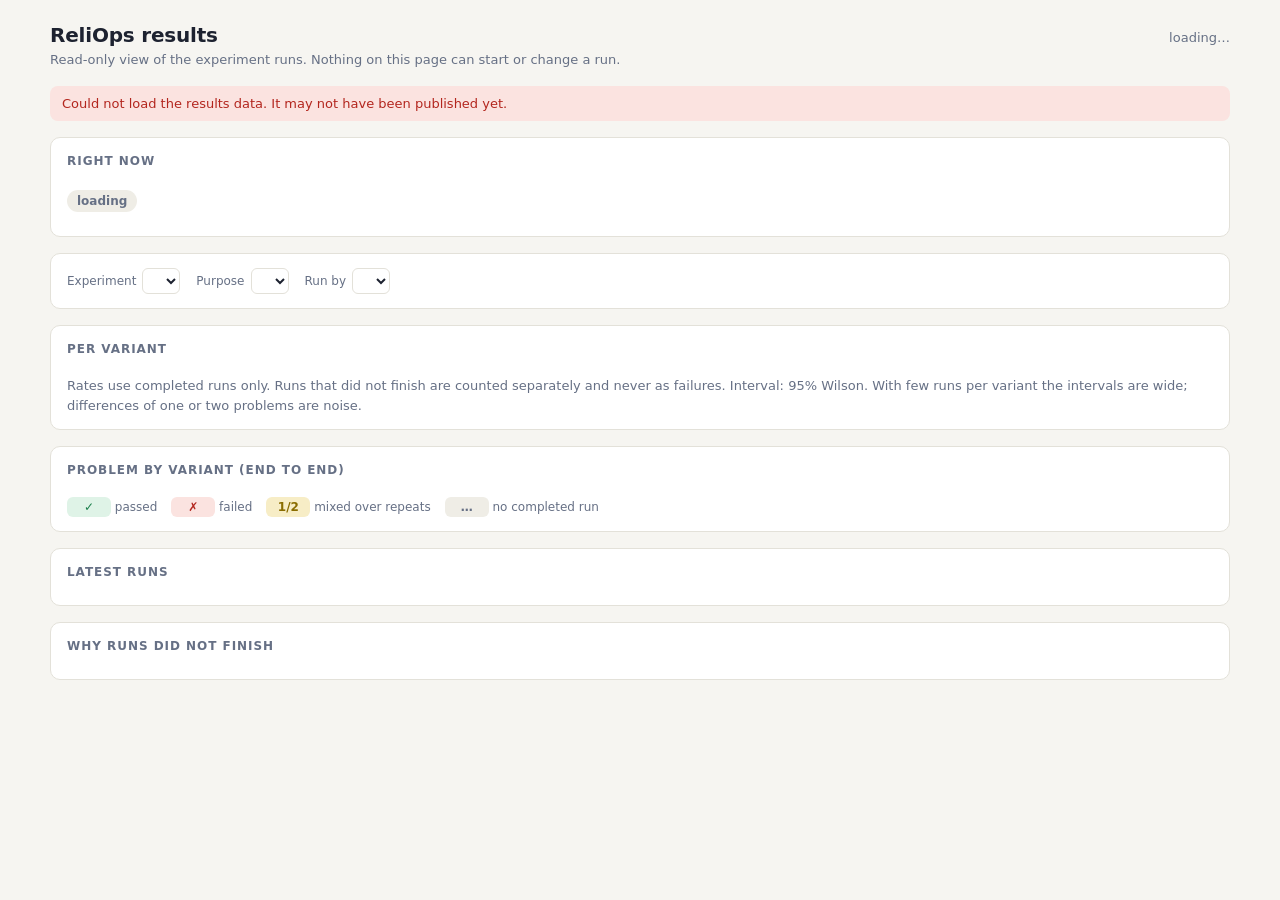
<file: index.html>
<!doctype html>
<html lang="en">
<head>
<meta charset="utf-8">
<meta name="viewport" content="width=device-width, initial-scale=1">
<title>ReliOps results</title>
<style>
:root{
  --bg:#f6f5f1; --panel:#ffffff; --fg:#1d2230; --muted:#667085; --line:#e3e1d9; --soft:#efede6;
  --accent:#0f6f66; --pass:#1a7f4b; --pass-bg:#dff3e7; --fail:#b3261e; --fail-bg:#fbe3e0; --inc:#8a6d00; --inc-bg:#f7edc6;
  --live:#0f6f66; --warn:#b3261e;
}
@media (prefers-color-scheme: dark){ :root:not([data-theme="light"]){
  --bg:#14171d; --panel:#1b1f27; --fg:#e8eaf0; --muted:#98a1b3; --line:#2b313c; --soft:#222732;
  --accent:#4cc3b5; --pass:#6fd39b; --pass-bg:#173a29; --fail:#ff8d84; --fail-bg:#43201d; --inc:#e6c65c; --inc-bg:#3b3315;
  --live:#4cc3b5; --warn:#ff8d84; color-scheme:dark; } }
:root[data-theme="dark"]{
  --bg:#14171d; --panel:#1b1f27; --fg:#e8eaf0; --muted:#98a1b3; --line:#2b313c; --soft:#222732;
  --accent:#4cc3b5; --pass:#6fd39b; --pass-bg:#173a29; --fail:#ff8d84; --fail-bg:#43201d; --inc:#e6c65c; --inc-bg:#3b3315;
  --live:#4cc3b5; --warn:#ff8d84; color-scheme:dark; }
*{box-sizing:border-box}
body{margin:0;background:var(--bg);color:var(--fg);font:14px/1.5 system-ui,-apple-system,"Segoe UI",Roboto,sans-serif;
  padding-block:20px 48px;padding-left:max(16px,env(safe-area-inset-left,0px));padding-right:max(16px,env(safe-area-inset-right,0px))}
main{max-width:1180px;margin:0 auto;display:grid;gap:16px}
h1{font-size:20px;margin:0;letter-spacing:-.01em}
h2{font-size:12px;margin:0 0 10px;text-transform:uppercase;letter-spacing:.08em;color:var(--muted);font-weight:600}
.top{display:flex;flex-wrap:wrap;gap:8px 16px;align-items:baseline;justify-content:space-between}
.sub{color:var(--muted);font-size:13px}
.card{background:var(--panel);border:1px solid var(--line);border-radius:10px;padding:14px 16px;min-width:0}
.pill{display:inline-flex;align-items:center;gap:6px;border-radius:999px;padding:2px 10px;font-size:12px;font-weight:600;background:var(--soft);color:var(--muted)}
.pill.running{background:var(--pass-bg);color:var(--live)}
.pill.paused,.pill.halted,.pill.interrupted{background:var(--inc-bg);color:var(--inc)}
.pill.running::before{content:"";width:7px;height:7px;border-radius:50%;background:var(--live);animation:pulse 1.6s ease-in-out infinite}
@keyframes pulse{50%{opacity:.25}}
@media (prefers-reduced-motion: reduce){.pill.running::before{animation:none}}
.live{display:grid;gap:10px}
.facts{display:flex;flex-wrap:wrap;gap:6px 24px}
.fact{min-width:0}
.fact b{display:block;font-size:11px;text-transform:uppercase;letter-spacing:.07em;color:var(--muted);font-weight:600}
.fact span{overflow-wrap:anywhere}
.bar{height:8px;border-radius:99px;background:var(--soft);overflow:hidden}
.bar i{display:block;height:100%;background:var(--accent);width:0;transition:width .4s}
.filters{display:flex;flex-wrap:wrap;gap:8px 16px;align-items:center}
label{font-size:12px;color:var(--muted);display:flex;gap:6px;align-items:center}
select{font:inherit;color:var(--fg);background:var(--panel);border:1px solid var(--line);border-radius:6px;padding:4px 8px;max-width:100%}
.scroll{overflow-x:auto}
table{border-collapse:collapse;width:100%;font-variant-numeric:tabular-nums}
th,td{padding:6px 10px;text-align:left;border-bottom:1px solid var(--line);white-space:nowrap}
th{font-size:11px;text-transform:uppercase;letter-spacing:.06em;color:var(--muted);font-weight:600}
td.num,th.num{text-align:right}
.ci{color:var(--muted);font-size:12px}
.cell{display:inline-block;min-width:44px;text-align:center;border-radius:6px;padding:1px 6px;font-weight:600;font-size:12px}
.cell.pass{background:var(--pass-bg);color:var(--pass)}
.cell.fail{background:var(--fail-bg);color:var(--fail)}
.cell.mix{background:var(--inc-bg);color:var(--inc)}
.cell.inc{background:var(--soft);color:var(--muted)}
.cell.none{color:var(--muted)}
.grid th.v{text-transform:none;letter-spacing:0;font-size:12px;writing-mode:vertical-rl;transform:rotate(180deg);white-space:nowrap;padding:8px 4px;text-align:left}
.grid td.p{max-width:260px;overflow:hidden;text-overflow:ellipsis}
.legend{display:flex;flex-wrap:wrap;gap:6px 14px;color:var(--muted);font-size:12px;margin-top:8px}
.notice{background:var(--inc-bg);color:var(--inc);border-radius:8px;padding:8px 12px;font-size:13px}
.notice.err{background:var(--fail-bg);color:var(--fail)}
.empty{color:var(--muted);padding:8px 0}
footer{color:var(--muted);font-size:12px}
.reasons{display:grid;gap:4px;margin:0;padding:0;list-style:none}
.reasons li{display:flex;gap:10px}
.reasons b{min-width:28px;text-align:right}
</style>
</head>
<body>
<main>
  <div class="top">
    <div>
      <h1>ReliOps results</h1>
      <div class="sub">Read-only view of the experiment runs. Nothing on this page can start or change a run.</div>
    </div>
    <div class="sub" id="fresh">loading…</div>
  </div>

  <div id="notice" hidden></div>

  <section class="card live" aria-live="polite">
    <h2>Right now</h2>
    <div><span class="pill" id="status">idle</span></div>
    <div class="facts" id="facts"></div>
    <div id="progress" hidden>
      <div class="bar" role="progressbar" aria-valuemin="0" aria-valuemax="100" id="barwrap"><i id="bar"></i></div>
      <div class="sub" id="progtext"></div>
    </div>
  </section>

  <section class="card">
    <div class="filters">
      <label>Experiment <select id="f-exp"></select></label>
      <label>Purpose <select id="f-purpose"></select></label>
      <label>Run by <select id="f-by"></select></label>
    </div>
  </section>

  <section class="card">
    <h2>Per variant</h2>
    <div class="scroll"><table id="summary"></table></div>
    <div class="sub" style="margin-top:8px">Rates use completed runs only. Runs that did not finish are counted separately and never as failures.
      Interval: 95% Wilson. With few runs per variant the intervals are wide; differences of one or two problems are noise.</div>
  </section>

  <section class="card">
    <h2>Problem by variant (end to end)</h2>
    <div class="scroll"><table id="grid" class="grid"></table></div>
    <div class="legend">
      <span><span class="cell pass">✓</span> passed</span>
      <span><span class="cell fail">✗</span> failed</span>
      <span><span class="cell mix">1/2</span> mixed over repeats</span>
      <span><span class="cell inc">…</span> no completed run</span>
    </div>
  </section>

  <section class="card">
    <h2>Latest runs</h2>
    <div class="scroll"><table id="recent"></table></div>
  </section>

  <section class="card">
    <h2>Why runs did not finish</h2>
    <ul class="reasons" id="reasons"></ul>
  </section>

  <footer id="foot"></footer>
</main>

<script src="config.js"></script>
<script>
(function(){
  "use strict";
  var snap = null, live = null, liveAt = 0;
  var $ = function(id){ return document.getElementById(id); };

  function el(tag, attrs, kids){
    var e = document.createElement(tag);
    if (attrs) Object.keys(attrs).forEach(function(k){
      if (k === "text") e.textContent = attrs[k]; else if (k === "cls") e.className = attrs[k]; else e.setAttribute(k, attrs[k]);
    });
    (kids || []).forEach(function(c){ e.appendChild(typeof c === "string" ? document.createTextNode(c) : c); });
    return e;
  }
  function clear(n){ while (n.firstChild) n.removeChild(n.firstChild); }
  function fmtDur(s){
    if (s == null || !isFinite(s)) return "–";
    s = Math.max(0, Math.round(s));
    var h = Math.floor(s/3600), m = Math.floor(s%3600/60), x = s%60;
    return h ? h+"h "+String(m).padStart(2,"0")+"m" : m ? m+"m "+String(x).padStart(2,"0")+"s" : x+"s";
  }
  function ago(iso){ var t = typeof iso === "number" ? iso*1000 : Date.parse(iso); return isFinite(t) ? fmtDur((Date.now()-t)/1000)+" ago" : "unknown"; }
  function pct(x){ return x == null ? "–" : Math.round(x*100)+"%"; }
  function wilson(k, n){
    if (!n) return null;
    var z = 1.96, p = k/n, d = 1 + z*z/n, c = p + z*z/(2*n), a = z*Math.sqrt(p*(1-p)/n + z*z/(4*n*n));
    return [Math.max(0,(c-a)/d), Math.min(1,(c+a)/d)];
  }
  function median(a){ a = a.filter(function(x){ return typeof x === "number" && isFinite(x); }).sort(function(x,y){ return x-y; });
    if (!a.length) return null; var m = a.length >> 1; return a.length % 2 ? a[m] : (a[m-1]+a[m])/2; }
  function mean(a){ a = a.filter(function(x){ return typeof x === "number" && isFinite(x) && x > 0; }); return a.length ? a.reduce(function(s,x){ return s+x; },0)/a.length : null; }
  function done(r){ return typeof r.e2e_pass === "boolean"; }

  // ---- data ------------------------------------------------------------------------------
  // Where the two data files live: next to the page by default (the local /share/ preview and GitHub Pages), or at the
  // address in config.js (a page hosted somewhere that is not redeployed for every update, such as Vercel).
  var BASE = (typeof window.RELIOPS_DATA_BASE === "string" && window.RELIOPS_DATA_BASE) || "data/";
  function get(name){
    return fetch(BASE + name + "?t=" + Date.now(), {cache:"no-store"}).then(function(r){ if (!r.ok) throw new Error(name+" "+r.status); return r.json(); });
  }
  function loadLive(){
    return get("live.json").then(function(d){ live = d; liveAt = Date.now(); renderLive(); }).catch(function(){ renderLive(true); });
  }
  function loadSnap(){
    return get("snapshot.json").then(function(d){ snap = d; buildFilters(); renderAll(); }).catch(function(e){
      var n = $("notice"); n.hidden = false; n.className = "notice err"; n.textContent = "Could not load the results data. It may not have been published yet.";
    });
  }

  // ---- live ------------------------------------------------------------------------------
  function renderLive(failed){
    var st = $("status"), facts = $("facts");
    clear(facts);
    if (!live){ st.className = "pill"; st.textContent = failed ? "no live data" : "loading"; return; }
    var status = live.status || "idle";
    var stale = status === "running" && live.generated_at && (Date.now()/1000 - live.generated_at) > 25*60;
    st.className = "pill " + status;
    st.textContent = stale ? "running (last update " + ago(live.generated_at) + ")" : status;
    function fact(k, v){ if (v == null || v === "") return; facts.appendChild(el("div", {cls:"fact"}, [el("b",{text:k}), el("span",{text:String(v)})])); }
    fact("Experiment", live.experiment);
    fact("Queue", live.queue);
    if (live.step) fact("Step", live.step + " of " + live.steps + (live.step_name ? " · " + live.step_name : ""));
    if (status === "running" && live.problem){
      fact("Problem", live.problem + (live.repeat_n > 1 ? " (repeat " + live.repeat + "/" + live.repeat_n + ")" : ""));
      if (live.run_started_at) fact("This run", fmtDur(Date.now()/1000 - live.run_started_at) + " elapsed");
    }
    if (live.reason && status !== "running") fact("Why it stopped", live.reason);
    var prog = $("progress");
    var recorded = live.recorded_this_start || 0, left = live.runs_left;
    if (status === "running" && left != null && recorded + left > 0){
      var total = recorded + left, share = Math.round(recorded/total*100);
      prog.hidden = false; $("bar").style.width = share + "%"; $("barwrap").setAttribute("aria-valuenow", share);
      $("progtext").textContent = recorded + " finished since this start, " + left + " to go" + (live.eta_s ? " · about " + fmtDur(live.eta_s) + " left at the current pace" : "");
    } else if (left != null && status !== "running"){
      prog.hidden = false; $("bar").style.width = "0"; $("progtext").textContent = left + " runs left in this experiment.";
    } else prog.hidden = true;
    $("fresh").textContent = "live data " + ago(live.generated_at) + (snap ? " · results " + ago(snap.generated_at) : "");
  }

  // ---- filters ---------------------------------------------------------------------------
  function uniq(a){ return a.filter(function(x,i){ return x && a.indexOf(x) === i; }); }
  function fill(sel, values, firstLabel, keep){
    var cur = keep || sel.value; clear(sel);
    sel.appendChild(el("option", {value:"", text:firstLabel}));
    values.forEach(function(v){ sel.appendChild(el("option", {value:v, text:v})); });
    sel.value = values.indexOf(cur) >= 0 ? cur : "";
  }
  function buildFilters(){
    var runs = snap.runs;
    var byNew = runs.slice().sort(function(a,b){ return String(b.timestamp_utc).localeCompare(String(a.timestamp_utc)); });
    fill($("f-exp"), uniq(byNew.map(function(r){ return r.experiment; })), "All experiments");
    fill($("f-purpose"), uniq(runs.map(function(r){ return r.purpose; })), "All purposes");
    fill($("f-by"), uniq(runs.map(function(r){ return r.run_by; })), "Everyone");
  }
  function selected(){
    var e = $("f-exp").value, p = $("f-purpose").value, b = $("f-by").value;
    return snap.runs.filter(function(r){ return (!e || r.experiment === e) && (!p || r.purpose === p) && (!b || r.run_by === b); });
  }

  // ---- tables ----------------------------------------------------------------------------
  function variantOrder(runs){
    var first = {};
    runs.slice().sort(function(a,b){ return String(a.timestamp_utc).localeCompare(String(b.timestamp_utc)); })
      .forEach(function(r){ var k = r.config_label || r.agent_id || "(none)"; if (!(k in first)) first[k] = r.timestamp_utc; });
    return Object.keys(first).sort(function(a,b){ return String(first[a]).localeCompare(String(first[b])); });
  }
  function vkey(r){ return r.config_label || r.agent_id || "(none)"; }

  function rate(rs, field){
    var c = rs.filter(function(r){ return typeof r[field] === "boolean"; }), k = c.filter(function(r){ return r[field]; }).length;
    return {k:k, n:c.length};
  }
  function rateCell(rt){
    var td = el("td", {cls:"num"});
    if (!rt.n){ td.textContent = "–"; return td; }
    var w = wilson(rt.k, rt.n);
    td.appendChild(document.createTextNode(rt.k + "/" + rt.n + " · " + pct(rt.k/rt.n) + " "));
    td.appendChild(el("span", {cls:"ci", text:"(" + pct(w[0]) + "–" + pct(w[1]) + ")"}));
    return td;
  }
  function renderSummary(runs){
    var t = $("summary"); clear(t);
    if (!runs.length){ t.appendChild(el("tr",{},[el("td",{cls:"empty",text:"No runs match."})])); return; }
    var head = el("tr"); ["Variant","Switches","Runs","Unfinished","End to end","Mitigation","Diagnosis","Median calls","Median seconds","Mean tokens"].forEach(function(h, i){
      head.appendChild(el("th", {cls: i >= 2 ? "num" : "", text:h})); });
    t.appendChild(el("thead",{},[head]));
    var body = el("tbody");
    variantOrder(runs).forEach(function(v){
      var rs = runs.filter(function(r){ return vkey(r) === v; });
      var sw = rs[0].agent_switches || "";
      var tr = el("tr");
      tr.appendChild(el("td", {text:v}));
      tr.appendChild(el("td", {cls:"ci", title:sw, text: sw.length > 38 ? sw.slice(0,36) + "…" : (sw || "–")}));
      tr.appendChild(el("td", {cls:"num", text:String(rs.length)}));
      tr.appendChild(el("td", {cls:"num", text:String(rs.filter(function(r){ return !done(r); }).length)}));
      tr.appendChild(rateCell(rate(rs,"e2e_pass"))); tr.appendChild(rateCell(rate(rs,"mitigation_pass"))); tr.appendChild(rateCell(rate(rs,"diagnosis_pass")));
      var calls = median(rs.map(function(r){ return r.num_llm_calls; })), secs = median(rs.map(function(r){ return (r.ttd_s||0)+(r.ttm_s||0) || null; })), tok = mean(rs.map(function(r){ return r.total_tokens; }));
      tr.appendChild(el("td", {cls:"num", text: calls == null ? "–" : String(Math.round(calls))}));
      tr.appendChild(el("td", {cls:"num", text: secs == null ? "–" : String(Math.round(secs))}));
      tr.appendChild(el("td", {cls:"num", text: tok == null ? "–" : Math.round(tok/1000) + "k"}));
      body.appendChild(tr);
    });
    t.appendChild(body);
  }

  function cellFor(rs){
    var c = rs.filter(done), k = c.filter(function(r){ return r.e2e_pass; }).length;
    var span = el("span", {cls:"cell"});
    if (!rs.length){ span.className = "cell none"; span.textContent = "·"; return span; }
    if (!c.length){ span.className = "cell inc"; span.textContent = "…"; span.title = rs.length + " run(s), none finished"; return span; }
    if (k === c.length){ span.className = "cell pass"; span.textContent = c.length > 1 ? k + "/" + c.length : "✓"; }
    else if (k === 0){ span.className = "cell fail"; span.textContent = c.length > 1 ? "0/" + c.length : "✗"; }
    else { span.className = "cell mix"; span.textContent = k + "/" + c.length; }
    span.title = k + " of " + c.length + " completed runs passed" + (rs.length > c.length ? "; " + (rs.length - c.length) + " unfinished" : "");
    return span;
  }
  function renderGrid(runs){
    var t = $("grid"); clear(t);
    if (!runs.length){ t.appendChild(el("tr",{},[el("td",{cls:"empty",text:"No runs match."})])); return; }
    var vs = variantOrder(runs), ps = uniq(runs.map(function(r){ return r.problem_id; })).sort();
    var head = el("tr"); head.appendChild(el("th",{text:"Problem"}));
    vs.forEach(function(v){ head.appendChild(el("th",{cls:"v", text:v})); });
    t.appendChild(el("thead",{},[head]));
    var body = el("tbody");
    ps.forEach(function(p){
      var tr = el("tr"); tr.appendChild(el("td",{cls:"p", title:p, text:p}));
      vs.forEach(function(v){
        var rs = runs.filter(function(r){ return r.problem_id === p && vkey(r) === v; });
        var td = el("td"); td.appendChild(cellFor(rs)); tr.appendChild(td);
      });
      body.appendChild(tr);
    });
    t.appendChild(body);
  }

  function outcomeCell(r){
    if (!done(r)) return el("span",{cls:"cell inc", text:"unfinished"});
    return el("span",{cls:"cell " + (r.e2e_pass ? "pass" : "fail"), text: r.e2e_pass ? "pass" : "fail"});
  }
  function renderRecent(runs){
    var t = $("recent"); clear(t);
    var rows = runs.slice().sort(function(a,b){ return String(b.timestamp_utc).localeCompare(String(a.timestamp_utc)); }).slice(0, 30);
    if (!rows.length){ t.appendChild(el("tr",{},[el("td",{cls:"empty",text:"No runs match."})])); return; }
    var head = el("tr"); ["When","Variant","Problem","Outcome","Diagnosis","Mitigation","Calls","Run by"].forEach(function(h){ head.appendChild(el("th",{text:h})); });
    t.appendChild(el("thead",{},[head]));
    var body = el("tbody");
    function yn(v){ return typeof v === "boolean" ? (v ? "yes" : "no") : "–"; }
    rows.forEach(function(r){
      var tr = el("tr");
      tr.appendChild(el("td",{text: ago(r.timestamp_utc)}));
      tr.appendChild(el("td",{text: vkey(r)}));
      tr.appendChild(el("td",{title:r.problem_id, text:r.problem_id}));
      var o = el("td"); o.appendChild(outcomeCell(r)); tr.appendChild(o);
      tr.appendChild(el("td",{text:yn(r.diagnosis_pass)})); tr.appendChild(el("td",{text:yn(r.mitigation_pass)}));
      tr.appendChild(el("td",{text: r.num_llm_calls == null ? "–" : String(r.num_llm_calls)}));
      tr.appendChild(el("td",{text:r.run_by || "–"}));
      body.appendChild(tr);
    });
    t.appendChild(body);
  }
  function renderReasons(runs){
    var ul = $("reasons"); clear(ul);
    var c = {};
    runs.filter(function(r){ return !done(r); }).forEach(function(r){
      var k = (r.incomplete_reason || "no reason recorded").replace(/\s+/g," ").slice(0,160); c[k] = (c[k]||0) + 1; });
    var keys = Object.keys(c).sort(function(a,b){ return c[b]-c[a]; });
    if (!keys.length){ ul.appendChild(el("li",{cls:"empty",text:"Every run in view finished."})); return; }
    keys.slice(0,12).forEach(function(k){ ul.appendChild(el("li",{},[el("b",{text:String(c[k])}), el("span",{text:k})])); });
  }

  function renderAll(){
    if (!snap) return;
    var runs = selected();
    renderSummary(runs); renderGrid(runs); renderRecent(runs); renderReasons(runs);
    var n = $("notice"), msgs = [], bad = false;
    if (snap.hidden_final_runs) msgs.push(snap.hidden_final_runs + " run(s) on the frozen evaluation set are not shown here on purpose.");
    var sy = snap.sync;
    if (sy && !sy.connected){ bad = true; msgs.push("The Lab that publishes this page is not connected to the shared database, so only its own runs are shown, not the whole team's."); }
    else if (sy && !sy.live){ bad = true; msgs.push("Teammates' runs come from a saved copy" + (sy.synced_at ? " from " + ago(sy.synced_at) : "") + ", not live" + (sy.error ? ": " + sy.error : "") + "."); }
    var people = {}; snap.runs.forEach(function(r){ var k = r.run_by || "unknown"; people[k] = (people[k]||0) + 1; });
    var names = Object.keys(people).sort(function(a,b){ return people[b]-people[a]; }).map(function(k){ return k + " " + people[k]; }).join(" · ");
    if (names) msgs.push("Runs by person: " + names + ".");
    n.hidden = !msgs.length; n.className = "notice" + (bad ? " err" : ""); n.textContent = msgs.join(" ");
    $("foot").textContent = "Source: " + snap.source + " · " + snap.n_runs + " runs published. Not published: diagnosis text, judge reasoning, logs, keys, file paths.";
    $("fresh").textContent = (live ? "live data " + ago(live.generated_at) + " · " : "") + "results " + ago(snap.generated_at);
  }

  $("f-exp").addEventListener("change", renderAll);
  $("f-purpose").addEventListener("change", renderAll);
  $("f-by").addEventListener("change", renderAll);
  setInterval(function(){ renderLive(); }, 1000);
  setInterval(loadLive, 20000);
  setInterval(loadSnap, 60000);
  loadLive(); loadSnap();
})();
</script>
</body>
</html>
</file>
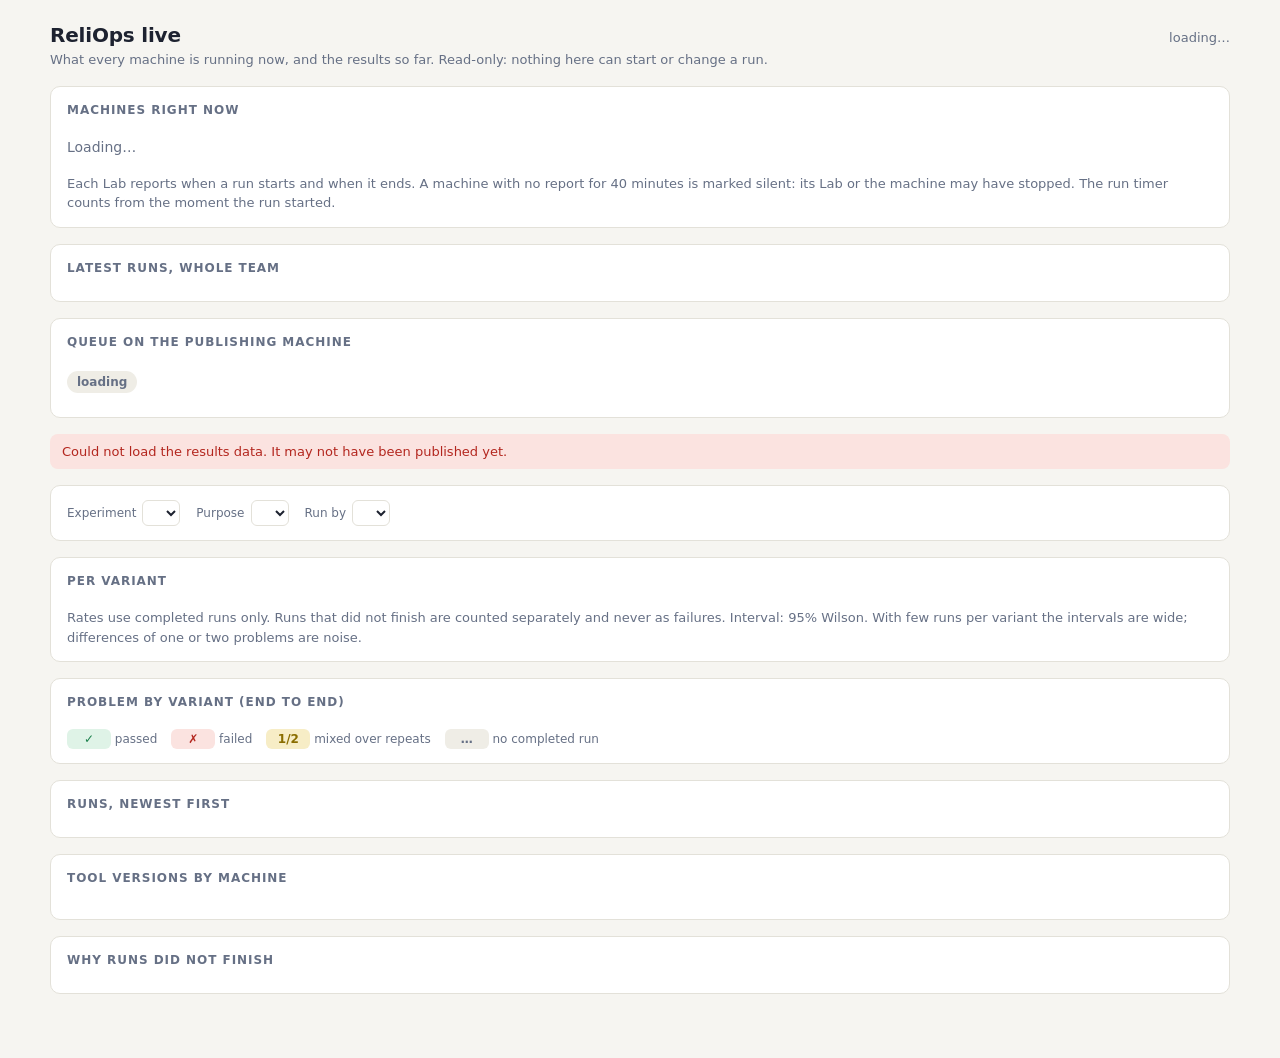
<file: site/index.html>
<!doctype html>
<html lang="en">
<head>
<meta charset="utf-8">
<meta name="viewport" content="width=device-width, initial-scale=1">
<title>ReliOps live</title>
<style>
:root{
  --bg:#f6f5f1; --panel:#ffffff; --fg:#1d2230; --muted:#667085; --line:#e3e1d9; --soft:#efede6;
  --accent:#0f6f66; --pass:#1a7f4b; --pass-bg:#dff3e7; --fail:#b3261e; --fail-bg:#fbe3e0; --inc:#8a6d00; --inc-bg:#f7edc6;
  --live:#0f6f66; --warn:#b3261e;
}
@media (prefers-color-scheme: dark){ :root:not([data-theme="light"]){
  --bg:#14171d; --panel:#1b1f27; --fg:#e8eaf0; --muted:#98a1b3; --line:#2b313c; --soft:#222732;
  --accent:#4cc3b5; --pass:#6fd39b; --pass-bg:#173a29; --fail:#ff8d84; --fail-bg:#43201d; --inc:#e6c65c; --inc-bg:#3b3315;
  --live:#4cc3b5; --warn:#ff8d84; color-scheme:dark; } }
:root[data-theme="dark"]{
  --bg:#14171d; --panel:#1b1f27; --fg:#e8eaf0; --muted:#98a1b3; --line:#2b313c; --soft:#222732;
  --accent:#4cc3b5; --pass:#6fd39b; --pass-bg:#173a29; --fail:#ff8d84; --fail-bg:#43201d; --inc:#e6c65c; --inc-bg:#3b3315;
  --live:#4cc3b5; --warn:#ff8d84; color-scheme:dark; }
*{box-sizing:border-box}
body{margin:0;background:var(--bg);color:var(--fg);font:14px/1.5 system-ui,-apple-system,"Segoe UI",Roboto,sans-serif;
  padding-block:20px 48px;padding-left:max(16px,env(safe-area-inset-left,0px));padding-right:max(16px,env(safe-area-inset-right,0px))}
main{max-width:1180px;margin:0 auto;display:grid;gap:16px}
h1{font-size:20px;margin:0;letter-spacing:-.01em}
h2{font-size:12px;margin:0 0 10px;text-transform:uppercase;letter-spacing:.08em;color:var(--muted);font-weight:600}
.top{display:flex;flex-wrap:wrap;gap:8px 16px;align-items:baseline;justify-content:space-between}
.sub{color:var(--muted);font-size:13px}
.card{background:var(--panel);border:1px solid var(--line);border-radius:10px;padding:14px 16px;min-width:0}
.pill{display:inline-flex;align-items:center;gap:6px;border-radius:999px;padding:2px 10px;font-size:12px;font-weight:600;background:var(--soft);color:var(--muted)}
.pill.running{background:var(--pass-bg);color:var(--live)}
.pill.paused,.pill.halted,.pill.interrupted{background:var(--inc-bg);color:var(--inc)}
.pill.running::before{content:"";width:7px;height:7px;border-radius:50%;background:var(--live);animation:pulse 1.6s ease-in-out infinite}
@keyframes pulse{50%{opacity:.25}}
@media (prefers-reduced-motion: reduce){.pill.running::before{animation:none}}
.live{display:grid;gap:10px}
.facts{display:flex;flex-wrap:wrap;gap:6px 24px}
.fact{min-width:0}
.fact b{display:block;font-size:11px;text-transform:uppercase;letter-spacing:.07em;color:var(--muted);font-weight:600}
.fact span{overflow-wrap:anywhere}
.bar{height:8px;border-radius:99px;background:var(--soft);overflow:hidden}
.bar i{display:block;height:100%;background:var(--accent);width:0;transition:width .4s}
.filters{display:flex;flex-wrap:wrap;gap:8px 16px;align-items:center}
label{font-size:12px;color:var(--muted);display:flex;gap:6px;align-items:center}
select{font:inherit;color:var(--fg);background:var(--panel);border:1px solid var(--line);border-radius:6px;padding:4px 8px;max-width:100%}
.scroll{overflow-x:auto}
.cardhead{display:flex;flex-wrap:wrap;gap:6px 16px;align-items:center;justify-content:space-between;margin-bottom:10px}
.cardhead h2{margin:0}
.pager{display:flex;flex-wrap:wrap;gap:6px 10px;align-items:center;color:var(--muted);font-size:12px}
.pager button{font:inherit;color:var(--fg);background:var(--panel);border:1px solid var(--line);border-radius:6px;padding:3px 10px;cursor:pointer}
.pager button:disabled{opacity:.4;cursor:default}
table{border-collapse:collapse;width:100%;font-variant-numeric:tabular-nums}
th,td{padding:6px 10px;text-align:left;border-bottom:1px solid var(--line);white-space:nowrap}
th{font-size:11px;text-transform:uppercase;letter-spacing:.06em;color:var(--muted);font-weight:600}
td.num,th.num{text-align:right}
.ci{color:var(--muted);font-size:12px}
.cell{display:inline-block;min-width:44px;text-align:center;border-radius:6px;padding:1px 6px;font-weight:600;font-size:12px}
.cell.pass{background:var(--pass-bg);color:var(--pass)}
.cell.fail{background:var(--fail-bg);color:var(--fail)}
.cell.mix{background:var(--inc-bg);color:var(--inc)}
.cell.inc{background:var(--soft);color:var(--muted)}
.cell.none{color:var(--muted)}
.grid th.v{text-transform:none;letter-spacing:0;font-size:12px;writing-mode:vertical-rl;transform:rotate(180deg);white-space:nowrap;padding:8px 4px;text-align:left}
.grid td.p{max-width:260px;overflow:hidden;text-overflow:ellipsis}
.legend{display:flex;flex-wrap:wrap;gap:6px 14px;color:var(--muted);font-size:12px;margin-top:8px}
.notice{background:var(--inc-bg);color:var(--inc);border-radius:8px;padding:8px 12px;font-size:13px}
.notice.err{background:var(--fail-bg);color:var(--fail)}
.empty{color:var(--muted);padding:8px 0}
footer{color:var(--muted);font-size:12px}
.reasons{display:grid;gap:4px;margin:0;padding:0;list-style:none}
.team{display:grid;grid-template-columns:repeat(auto-fill,minmax(min(100%,300px),1fr));gap:12px}
.mcard{border:1px solid var(--line);border-radius:10px;padding:12px 14px;display:grid;gap:8px;align-content:start;min-width:0;background:var(--panel)}
.mcard.running{border-color:var(--live)}
.mcard.silent{border-color:var(--warn)}
.mhead{display:flex;gap:8px;align-items:flex-start;justify-content:space-between}
.mname{font-weight:650;overflow-wrap:anywhere}
.mmach{color:var(--muted);font-size:12px;overflow-wrap:anywhere}
.mnow{font-size:15px;font-weight:600;overflow-wrap:anywhere}
.mclock{font-variant-numeric:tabular-nums;font-size:22px;font-weight:650;letter-spacing:-.01em}
.mrow{color:var(--muted);font-size:12px;overflow-wrap:anywhere}
.mwarn{background:var(--fail-bg);color:var(--fail);border-radius:6px;padding:6px 8px;font-size:12px}
.pill.silent,.pill.stopped{background:var(--fail-bg);color:var(--warn)}
.pill.finished{background:var(--soft);color:var(--muted)}
.sumline{display:flex;flex-wrap:wrap;gap:6px 14px;font-size:13px;color:var(--muted)}
.sumline b{color:var(--fg)}
.cell.rec{background:var(--soft);color:var(--muted)}
.feed td.why{color:var(--muted);white-space:normal;min-width:160px;max-width:360px}
.reasons li{display:flex;gap:10px}
.reasons b{min-width:28px;text-align:right}
</style>
</head>
<body>
<main>
  <div class="top">
    <div>
      <h1>ReliOps live</h1>
      <div class="sub">What every machine is running now, and the results so far. Read-only: nothing here can start or change a run.</div>
    </div>
    <div class="sub" id="fresh">loading…</div>
  </div>

  <section class="card">
    <div class="cardhead"><h2>Machines right now</h2><div class="sumline" id="teamsum"></div></div>
    <div class="team" id="team" aria-live="polite"></div>
    <div class="sub" style="margin-top:8px">Each Lab reports when a run starts and when it ends. A machine with no report for 40 minutes is marked silent:
      its Lab or the machine may have stopped. The run timer counts from the moment the run started.</div>
  </section>

  <section class="card">
    <h2>Latest runs, whole team</h2>
    <div class="scroll"><table id="feed" class="feed"></table></div>
  </section>

  <section class="card live">
    <h2>Queue on the publishing machine</h2>
    <div><span class="pill" id="status">idle</span></div>
    <div class="facts" id="facts"></div>
    <div id="progress" hidden>
      <div class="bar" role="progressbar" aria-valuemin="0" aria-valuemax="100" id="barwrap"><i id="bar"></i></div>
      <div class="sub" id="progtext"></div>
    </div>
  </section>

  <div id="notice" hidden></div>

  <section class="card">
    <div class="filters">
      <label>Experiment <select id="f-exp"></select></label>
      <label>Purpose <select id="f-purpose"></select></label>
      <label>Run by <select id="f-by"></select></label>
    </div>
  </section>

  <section class="card">
    <h2>Per variant</h2>
    <div class="scroll"><table id="summary"></table></div>
    <div class="sub" style="margin-top:8px">Rates use completed runs only. Runs that did not finish are counted separately and never as failures.
      Interval: 95% Wilson. With few runs per variant the intervals are wide; differences of one or two problems are noise.</div>
  </section>

  <section class="card">
    <h2>Problem by variant (end to end)</h2>
    <div class="scroll"><table id="grid" class="grid"></table></div>
    <div class="legend">
      <span><span class="cell pass">✓</span> passed</span>
      <span><span class="cell fail">✗</span> failed</span>
      <span><span class="cell mix">1/2</span> mixed over repeats</span>
      <span><span class="cell inc">…</span> no completed run</span>
    </div>
  </section>

  <section class="card">
    <div class="cardhead"><h2>Runs, newest first</h2><div class="pager" id="pager"></div></div>
    <div class="scroll"><table id="recent"></table></div>
  </section>

  <section class="card">
    <h2>Tool versions by machine</h2>
    <div class="scroll"><table id="tools"></table></div>
    <div class="sub" style="margin-top:8px" id="toolsnote"></div>
  </section>

  <section class="card">
    <h2>Why runs did not finish</h2>
    <ul class="reasons" id="reasons"></ul>
  </section>

  <footer id="foot"></footer>
</main>

<script src="config.js"></script>
<script>
(function(){
  "use strict";
  var snap = null, live = null, liveAt = 0;
  var $ = function(id){ return document.getElementById(id); };

  function el(tag, attrs, kids){
    var e = document.createElement(tag);
    if (attrs) Object.keys(attrs).forEach(function(k){
      if (k === "text") e.textContent = attrs[k]; else if (k === "cls") e.className = attrs[k]; else e.setAttribute(k, attrs[k]);
    });
    (kids || []).forEach(function(c){ e.appendChild(typeof c === "string" ? document.createTextNode(c) : c); });
    return e;
  }
  function clear(n){ while (n.firstChild) n.removeChild(n.firstChild); }
  function fmtDur(s){
    if (s == null || !isFinite(s)) return "–";
    s = Math.max(0, Math.round(s));
    var h = Math.floor(s/3600), m = Math.floor(s%3600/60), x = s%60;
    return h ? h+"h "+String(m).padStart(2,"0")+"m" : m ? m+"m "+String(x).padStart(2,"0")+"s" : x+"s";
  }
  function ago(iso){ var t = typeof iso === "number" ? iso*1000 : Date.parse(iso); return isFinite(t) ? fmtDur((Date.now()-t)/1000)+" ago" : "unknown"; }
  function pct(x){ return x == null ? "–" : Math.round(x*100)+"%"; }
  function wilson(k, n){
    if (!n) return null;
    var z = 1.96, p = k/n, d = 1 + z*z/n, c = p + z*z/(2*n), a = z*Math.sqrt(p*(1-p)/n + z*z/(4*n*n));
    return [Math.max(0,(c-a)/d), Math.min(1,(c+a)/d)];
  }
  function median(a){ a = a.filter(function(x){ return typeof x === "number" && isFinite(x); }).sort(function(x,y){ return x-y; });
    if (!a.length) return null; var m = a.length >> 1; return a.length % 2 ? a[m] : (a[m-1]+a[m])/2; }
  function mean(a){ a = a.filter(function(x){ return typeof x === "number" && isFinite(x) && x > 0; }); return a.length ? a.reduce(function(s,x){ return s+x; },0)/a.length : null; }
  function done(r){ return typeof r.e2e_pass === "boolean"; }

  // ---- data ------------------------------------------------------------------------------
  // Where the two data files live: next to the page by default (the local /share/ preview and GitHub Pages), or at the
  // address in config.js (a page hosted somewhere that is not redeployed for every update, such as Vercel).
  var BASE = (typeof window.RELIOPS_DATA_BASE === "string" && window.RELIOPS_DATA_BASE) || "data/";
  // raw.githubusercontent.com keeps a copy for 5 minutes whatever the query string says, which is too slow to follow a run.
  // The GitHub API serves the same file as it is now. Without a login a browser may make 60 API calls an hour, but asking
  // "has it changed?" with the copy's ETag costs nothing when it has not, so the live file is read through the API and
  // falls back to the raw address when the hour's calls run out. The big results file always uses the raw address.
  var RAW = /^https:\/\/raw\.githubusercontent\.com\/([^\/]+)\/([^\/]+)\/([^\/]+)\/(.*)$/.exec(BASE);
  var API = RAW ? "https://api.github.com/repos/" + RAW[1] + "/" + RAW[2] + "/contents/" + RAW[4] : null;
  var apiBlockedUntil = 0, lastVia = "";
  function viaRaw(name){
    return fetch(BASE + name + (RAW ? "" : "?t=" + Date.now()), {cache:"no-store"}).then(function(r){
      if (!r.ok) throw new Error(name+" "+r.status); lastVia = RAW ? "cache" : "direct"; return r.json(); });
  }
  function get(name){ return viaRaw(name); }
  function getLiveFile(){
    if (!API || Date.now() < apiBlockedUntil) return viaRaw("live.json");
    return fetch(API + "live.json?ref=" + encodeURIComponent(RAW[3]), {cache:"no-cache", headers:{"Accept":"application/vnd.github.raw"}})
      .then(function(r){
        if (r.status === 403 || r.status === 429){
          var reset = parseInt(r.headers.get("X-RateLimit-Reset") || "0", 10);
          apiBlockedUntil = reset ? reset * 1000 : Date.now() + 10*60*1000;
          return viaRaw("live.json");
        }
        if (!r.ok) throw new Error("live.json " + r.status);
        lastVia = "api"; return r.json();
      }).catch(function(){ return viaRaw("live.json"); });
  }
  // Requests: the small live file every 20 s while the tab is visible; the big results file only when the live file shows that the
  // Lab published something new (both are written together), plus a 5-minute safety refresh. Paging and filters never fetch.
  var snapFetchedAt = 0, snapRetries = 0;
  function loadLive(){
    return getLiveFile().then(function(d){
      var changed = !!live && d.generated_at !== live.generated_at;
      live = d; liveAt = Date.now(); renderLive(); renderTeam(); renderFeed();
      if (changed) snapRetries = 0;
      var age = Date.now() - snapFetchedAt;
      if (snap ? (changed || age > 300000) : age > 60000) loadSnap();
    }).catch(function(){ renderLive(true); });
  }
  function loadSnap(){
    snapFetchedAt = Date.now();
    return get("snapshot.json").then(function(d){
      snap = d; buildFilters(); renderAll();
      // The results file comes through the 5-minute cache. If it is older than the live file, look again every minute (at most 6 times).
      var t = Date.parse(d.generated_at);
      if (live && live.generated_at && isFinite(t) && t/1000 < live.generated_at - 5 && snapRetries < 6){ snapRetries++; setTimeout(loadSnap, 60000); }
    }).catch(function(e){
      var n = $("notice"); n.hidden = false; n.className = "notice err"; n.textContent = "Could not load the results data. It may not have been published yet.";
    });
  }

  // ---- live ------------------------------------------------------------------------------
  function renderLive(failed){
    var st = $("status"), facts = $("facts");
    clear(facts);
    if (!live){ st.className = "pill"; st.textContent = failed ? "no live data" : "loading"; return; }
    var status = live.status || "idle";
    var stale = status === "running" && live.generated_at && (Date.now()/1000 - live.generated_at) > 25*60;
    st.className = "pill " + status;
    st.textContent = stale ? "running (last update " + ago(live.generated_at) + ")" : status;
    function fact(k, v){ if (v == null || v === "") return; facts.appendChild(el("div", {cls:"fact"}, [el("b",{text:k}), el("span",{text:String(v)})])); }
    fact("Experiment", live.experiment);
    fact("Queue", live.queue);
    if (live.step) fact("Step", live.step + " of " + live.steps + (live.step_name ? " · " + live.step_name : ""));
    if (status === "running" && live.problem){
      fact("Problem", live.problem + (live.repeat_n > 1 ? " (repeat " + live.repeat + "/" + live.repeat_n + ")" : ""));
      if (live.run_started_at) fact("This run", fmtDur(Date.now()/1000 - live.run_started_at) + " elapsed");
    }
    if (live.reason && status !== "running") fact("Why it stopped", live.reason);
    var prog = $("progress");
    var recorded = live.recorded_this_start || 0, left = live.runs_left;
    if (status === "running" && left != null && recorded + left > 0){
      var total = recorded + left, share = Math.round(recorded/total*100);
      prog.hidden = false; $("bar").style.width = share + "%"; $("barwrap").setAttribute("aria-valuenow", share);
      $("progtext").textContent = recorded + " finished since this start, " + left + " to go" + (live.eta_s ? " · about " + fmtDur(live.eta_s) + " left at the current pace" : "");
    } else if (left != null && status !== "running"){
      prog.hidden = false; $("bar").style.width = "0"; $("progtext").textContent = left + " runs left in this experiment.";
    } else prog.hidden = true;
    $("fresh").textContent = "live data " + ago(live.generated_at) + (lastVia === "cache" ? " (through a 5-minute cache)" : "") + (snap ? " · results " + ago(snap.generated_at) : "");
  }

  // ---- every machine ---------------------------------------------------------------------
  var STATE_TEXT = {running:"running", silent:"silent", paused:"paused", stopped:"stopped", finished:"queue finished", idle:"idle"};
  function chip(outcome){
    var t = {pass:"pass", fail:"fail", unfinished:"unfinished", recorded:"result hidden"}[outcome] || outcome || "–";
    var c = {pass:"pass", fail:"fail", unfinished:"inc", recorded:"rec"}[outcome] || "inc";
    var s = el("span",{cls:"cell " + c, text:t});
    if (outcome === "recorded") s.title = "A run on the frozen evaluation set finished; its outcome is not published before the freeze ends.";
    if (outcome === "unfinished") s.title = "No result: lost to the model key, quota, judge or setup. Rerun, never counted as a failure.";
    return s;
  }
  function renderTeam(){
    var box = $("team"), sum = $("teamsum");
    if (!box) return;
    clear(box); clear(sum);
    var team = (live && live.team) || [];
    if (!live){ box.appendChild(el("div",{cls:"empty", text:"Loading…"})); return; }
    if (!team.length){ box.appendChild(el("div",{cls:"empty", text:"No machine has reported in the last 24 hours, or the publishing Lab is older than this page."})); return; }
    var now = Date.now()/1000, count = {};
    team.forEach(function(m){ count[m.state] = (count[m.state]||0) + 1; });
    ["running","silent","paused","stopped","finished"].forEach(function(k){
      if (count[k]) sum.appendChild(el("span",{},[el("b",{text:String(count[k])}), " " + STATE_TEXT[k]])); });
    team.forEach(function(m){
      var card = el("article",{cls:"mcard " + m.state});
      var who = el("div",{},[el("div",{cls:"mname", text: m.name || m.machine || "machine"}), el("div",{cls:"mmach", text: m.name ? m.machine : ""})]);
      card.appendChild(el("div",{cls:"mhead"},[who, el("span",{cls:"pill " + m.state, text: STATE_TEXT[m.state] || m.state})]));
      var q = [m.queue, m.experiment && m.experiment !== m.queue ? m.experiment : ""].filter(Boolean).join(" · ");
      if (m.shares > 1 && m.share) q += " · share " + m.share + " of " + m.shares;
      if (q) card.appendChild(el("div",{cls:"mrow", text:q}));
      if (m.problem){
        var pos = [];
        if (m.repeat_n > 1 && m.repeat) pos.push("repeat " + m.repeat + "/" + m.repeat_n);
        if (m.run_k && m.run_total) pos.push("run " + m.run_k + " of " + m.run_total + " in this step");
        card.appendChild(el("div",{},[el("div",{cls:"mnow", text:m.problem}), el("div",{cls:"mrow", text:pos.join(" · ")})]));
        if (m.problem_started_at){
          card.appendChild(el("div",{},[el("span",{cls:"mclock", text:fmtDur(now - m.problem_started_at)}), el("span",{cls:"mrow", text:"  on this run"})]));
        } else {
          card.appendChild(el("div",{cls:"mrow", text:"Run start time not reported (that Lab is older than this page); last report " + ago(m.seen_at) + "."}));
        }
      }
      if (m.state === "silent") card.appendChild(el("div",{cls:"mwarn", text:"Nothing heard for " + fmtDur(now - m.seen_at) + ". The Lab or the machine may have stopped; check it before reassigning its share."}));
      if ((m.state === "paused" || m.state === "stopped") && m.reason) card.appendChild(el("div",{cls:"mrow", text:"Why: " + m.reason}));
      var foot = [];
      if (m.recorded) foot.push(m.finished + " finished of " + m.recorded + " recorded in this experiment");
      foot.push("last report " + ago(m.seen_at));
      card.appendChild(el("div",{cls:"mrow", text:foot.join(" · ")}));
      if (m.last_run){
        card.appendChild(el("div",{cls:"mrow"},["Last run: ", chip(m.last_run.outcome), " " + (m.last_run.problem || "") + " · " + ago(m.last_run.at)]));
      }
      box.appendChild(card);
    });
  }
  function renderFeed(){
    var t = $("feed"); if (!t) return; clear(t);
    var rows = (live && live.recent) || [];
    if (!rows.length){ t.appendChild(el("tr",{},[el("td",{cls:"empty", text:"No runs yet."})])); return; }
    var head = el("tr"); ["When","Run by","Problem","Variant","Outcome","Why it did not finish"].forEach(function(h){ head.appendChild(el("th",{text:h})); });
    t.appendChild(el("thead",{},[head]));
    var body = el("tbody");
    rows.forEach(function(r){
      var tr = el("tr");
      tr.appendChild(el("td",{text:ago(r.at), title:r.at || ""}));
      tr.appendChild(el("td",{text:r.by || "–"}));
      tr.appendChild(el("td",{text:r.problem || "–"}));
      tr.appendChild(el("td",{text:(r.variant || "–") + (r.frozen ? " · frozen set" : ""), title:r.experiment || ""}));
      var o = el("td"); o.appendChild(chip(r.outcome)); tr.appendChild(o);
      tr.appendChild(el("td",{cls:"why", text:r.why || ""}));
      body.appendChild(tr);
    });
    t.appendChild(body);
  }

  // ---- filters ---------------------------------------------------------------------------
  function uniq(a){ return a.filter(function(x,i){ return x && a.indexOf(x) === i; }); }
  function fill(sel, values, firstLabel, keep){
    var cur = keep || sel.value; clear(sel);
    sel.appendChild(el("option", {value:"", text:firstLabel}));
    values.forEach(function(v){ sel.appendChild(el("option", {value:v, text:v})); });
    sel.value = values.indexOf(cur) >= 0 ? cur : "";
  }
  function buildFilters(){
    var runs = snap.runs;
    var byNew = runs.slice().sort(function(a,b){ return String(b.timestamp_utc).localeCompare(String(a.timestamp_utc)); });
    fill($("f-exp"), uniq(byNew.map(function(r){ return r.experiment; })), "All experiments");
    fill($("f-purpose"), uniq(runs.map(function(r){ return r.purpose; })), "All purposes");
    fill($("f-by"), uniq(runs.map(function(r){ return r.run_by; })), "Everyone");
  }
  function selected(){
    var e = $("f-exp").value, p = $("f-purpose").value, b = $("f-by").value;
    return snap.runs.filter(function(r){ return (!e || r.experiment === e) && (!p || r.purpose === p) && (!b || r.run_by === b); });
  }

  // ---- tables ----------------------------------------------------------------------------
  function variantOrder(runs){
    var first = {};
    runs.slice().sort(function(a,b){ return String(a.timestamp_utc).localeCompare(String(b.timestamp_utc)); })
      .forEach(function(r){ var k = r.config_label || r.agent_id || "(none)"; if (!(k in first)) first[k] = r.timestamp_utc; });
    return Object.keys(first).sort(function(a,b){ return String(first[a]).localeCompare(String(first[b])); });
  }
  function vkey(r){ return r.config_label || r.agent_id || "(none)"; }

  function rate(rs, field){
    var c = rs.filter(function(r){ return typeof r[field] === "boolean"; }), k = c.filter(function(r){ return r[field]; }).length;
    return {k:k, n:c.length};
  }
  function rateCell(rt){
    var td = el("td", {cls:"num"});
    if (!rt.n){ td.textContent = "–"; return td; }
    var w = wilson(rt.k, rt.n);
    td.appendChild(document.createTextNode(rt.k + "/" + rt.n + " · " + pct(rt.k/rt.n) + " "));
    td.appendChild(el("span", {cls:"ci", text:"(" + pct(w[0]) + "–" + pct(w[1]) + ")"}));
    return td;
  }
  function renderSummary(runs){
    var t = $("summary"); clear(t);
    if (!runs.length){ t.appendChild(el("tr",{},[el("td",{cls:"empty",text:"No runs match."})])); return; }
    var head = el("tr"); ["Variant","Switches","Runs","Unfinished","End to end","Mitigation","Diagnosis","Median calls","Median seconds","Mean tokens"].forEach(function(h, i){
      head.appendChild(el("th", {cls: i >= 2 ? "num" : "", text:h})); });
    t.appendChild(el("thead",{},[head]));
    var body = el("tbody");
    variantOrder(runs).forEach(function(v){
      var rs = runs.filter(function(r){ return vkey(r) === v; });
      var sw = rs[0].agent_switches || "";
      var tr = el("tr");
      tr.appendChild(el("td", {text:v}));
      tr.appendChild(el("td", {cls:"ci", title:sw, text: sw.length > 38 ? sw.slice(0,36) + "…" : (sw || "–")}));
      tr.appendChild(el("td", {cls:"num", text:String(rs.length)}));
      tr.appendChild(el("td", {cls:"num", text:String(rs.filter(function(r){ return !done(r); }).length)}));
      tr.appendChild(rateCell(rate(rs,"e2e_pass"))); tr.appendChild(rateCell(rate(rs,"mitigation_pass"))); tr.appendChild(rateCell(rate(rs,"diagnosis_pass")));
      var calls = median(rs.map(function(r){ return r.num_llm_calls; })), secs = median(rs.map(function(r){ return (r.ttd_s||0)+(r.ttm_s||0) || null; })), tok = mean(rs.map(function(r){ return r.total_tokens; }));
      tr.appendChild(el("td", {cls:"num", text: calls == null ? "–" : String(Math.round(calls))}));
      tr.appendChild(el("td", {cls:"num", text: secs == null ? "–" : String(Math.round(secs))}));
      tr.appendChild(el("td", {cls:"num", text: tok == null ? "–" : Math.round(tok/1000) + "k"}));
      body.appendChild(tr);
    });
    t.appendChild(body);
  }

  function cellFor(rs){
    var c = rs.filter(done), k = c.filter(function(r){ return r.e2e_pass; }).length;
    var span = el("span", {cls:"cell"});
    if (!rs.length){ span.className = "cell none"; span.textContent = "·"; return span; }
    if (!c.length){ span.className = "cell inc"; span.textContent = "…"; span.title = rs.length + " run(s), none finished"; return span; }
    if (k === c.length){ span.className = "cell pass"; span.textContent = c.length > 1 ? k + "/" + c.length : "✓"; }
    else if (k === 0){ span.className = "cell fail"; span.textContent = c.length > 1 ? "0/" + c.length : "✗"; }
    else { span.className = "cell mix"; span.textContent = k + "/" + c.length; }
    span.title = k + " of " + c.length + " completed runs passed" + (rs.length > c.length ? "; " + (rs.length - c.length) + " unfinished" : "");
    return span;
  }
  function renderGrid(runs){
    var t = $("grid"); clear(t);
    if (!runs.length){ t.appendChild(el("tr",{},[el("td",{cls:"empty",text:"No runs match."})])); return; }
    var vs = variantOrder(runs), ps = uniq(runs.map(function(r){ return r.problem_id; })).sort();
    var head = el("tr"); head.appendChild(el("th",{text:"Problem"}));
    vs.forEach(function(v){ head.appendChild(el("th",{cls:"v", text:v})); });
    head.appendChild(el("th",{cls:"num", text:"Solved (all runs)"}));
    t.appendChild(el("thead",{},[head]));
    var body = el("tbody");
    ps.forEach(function(p){
      var tr = el("tr"); tr.appendChild(el("td",{cls:"p", title:p, text:p}));
      vs.forEach(function(v){
        var rs = runs.filter(function(r){ return r.problem_id === p && vkey(r) === v; });
        var td = el("td"); td.appendChild(cellFor(rs)); tr.appendChild(td);
      });
      var all = runs.filter(function(r){ return r.problem_id === p && done(r); }), solved = all.filter(function(r){ return r.e2e_pass; }).length;
      tr.appendChild(el("td",{cls:"num", title:"Completed runs of this problem in view, over every variant and every person", text: all.length ? solved + " of " + all.length : "–"}));
      body.appendChild(tr);
    });
    t.appendChild(body);
  }

  function outcomeCell(r){
    if (!done(r)) return el("span",{cls:"cell inc", text:"unfinished"});
    return el("span",{cls:"cell " + (r.e2e_pass ? "pass" : "fail"), text: r.e2e_pass ? "pass" : "fail"});
  }
  var recentPage = 0, recentSize = 25;      // the page keeps its place when new data arrives; a filter change goes back to the newest
  function renderRecent(runs){
    var t = $("recent"), pg = $("pager"); clear(t); clear(pg);
    var all = runs.slice().sort(function(a,b){ return String(b.timestamp_utc).localeCompare(String(a.timestamp_utc)); });
    if (!all.length){ t.appendChild(el("tr",{},[el("td",{cls:"empty",text:"No runs match."})])); return; }
    var pages = Math.max(1, Math.ceil(all.length / recentSize));
    if (recentPage > pages - 1) recentPage = pages - 1;
    var from = recentPage * recentSize, rows = all.slice(from, from + recentSize);
    var newer = el("button",{type:"button", text:"‹ Newer"}), older = el("button",{type:"button", text:"Older ›"});
    newer.disabled = recentPage === 0; older.disabled = recentPage >= pages - 1;
    newer.addEventListener("click", function(){ recentPage = Math.max(0, recentPage - 1); renderRecent(selected()); });
    older.addEventListener("click", function(){ recentPage = Math.min(pages - 1, recentPage + 1); renderRecent(selected()); });
    var size = el("select",{"aria-label":"Rows per page"});
    [25, 50, 100, 250].forEach(function(n){ var o = el("option",{value:String(n), text:n + " per page"}); if (n === recentSize) o.selected = true; size.appendChild(o); });
    size.addEventListener("change", function(){ recentSize = parseInt(size.value, 10) || 25; recentPage = 0; renderRecent(selected()); });
    pg.appendChild(el("span",{text:"Showing " + (from + 1) + "–" + (from + rows.length) + " of " + all.length}));
    pg.appendChild(newer); pg.appendChild(older); pg.appendChild(size);
    var head = el("tr"); ["When","Variant","Problem","Outcome","Diagnosis","Mitigation","Calls","Run by"].forEach(function(h){ head.appendChild(el("th",{text:h})); });
    t.appendChild(el("thead",{},[head]));
    var body = el("tbody");
    function yn(v){ return typeof v === "boolean" ? (v ? "yes" : "no") : "–"; }
    rows.forEach(function(r){
      var tr = el("tr");
      tr.appendChild(el("td",{text: ago(r.timestamp_utc)}));
      tr.appendChild(el("td",{text: vkey(r)}));
      tr.appendChild(el("td",{title:r.problem_id, text:r.problem_id}));
      var o = el("td"); o.appendChild(outcomeCell(r)); tr.appendChild(o);
      tr.appendChild(el("td",{text:yn(r.diagnosis_pass)})); tr.appendChild(el("td",{text:yn(r.mitigation_pass)}));
      tr.appendChild(el("td",{text: r.num_llm_calls == null ? "–" : String(r.num_llm_calls)}));
      tr.appendChild(el("td",{text:r.run_by || "–"}));
      body.appendChild(tr);
    });
    t.appendChild(body);
  }
  function renderTools(runs){
    var t = $("tools"), note = $("toolsnote"); clear(t);
    var g = {};
    runs.forEach(function(r){
      var v = (r.machine_versions || "").trim() || "not recorded";
      var o = g[v] || (g[v] = {n:0, people:{}, last:""});
      o.n++; o.people[r.run_by || "unknown"] = 1;
      if (String(r.timestamp_utc) > o.last) o.last = String(r.timestamp_utc);
    });
    var keys = Object.keys(g).sort(function(a,b){ return g[b].n - g[a].n; });
    if (!keys.length){ t.appendChild(el("tr",{},[el("td",{cls:"empty",text:"No runs match."})])); note.textContent = ""; return; }
    var head = el("tr"); ["Tools (kind, kubectl, k8s, docker, helm)","Runs","Run by","Last run"].forEach(function(h, i){ head.appendChild(el("th",{cls:i===1?"num":"",text:h})); });
    t.appendChild(el("thead",{},[head]));
    var body = el("tbody");
    keys.forEach(function(k){
      var tr = el("tr");
      tr.appendChild(el("td",{text:k})); tr.appendChild(el("td",{cls:"num",text:String(g[k].n)}));
      tr.appendChild(el("td",{text:Object.keys(g[k].people).sort().join(", ")})); tr.appendChild(el("td",{text: g[k].last ? ago(g[k].last) : "–"}));
      body.appendChild(tr);
    });
    t.appendChild(body);
    var real = keys.filter(function(k){ return k !== "not recorded"; });
    note.textContent = real.length > 1 ? "Machines differ in their tools. Runs from different versions are still recorded, but check that a difference between machines is not a difference between versions."
      : "Every recorded run used the same tool versions.";
  }
  function renderReasons(runs){
    var ul = $("reasons"); clear(ul);
    var c = {};
    runs.filter(function(r){ return !done(r); }).forEach(function(r){
      var k = (r.incomplete_reason || "no reason recorded").replace(/\s+/g," ").slice(0,160); c[k] = (c[k]||0) + 1; });
    var keys = Object.keys(c).sort(function(a,b){ return c[b]-c[a]; });
    if (!keys.length){ ul.appendChild(el("li",{cls:"empty",text:"Every run in view finished."})); return; }
    keys.slice(0,12).forEach(function(k){ ul.appendChild(el("li",{},[el("b",{text:String(c[k])}), el("span",{text:k})])); });
  }

  function renderAll(){
    if (!snap) return;
    var runs = selected();
    renderSummary(runs); renderGrid(runs); renderRecent(runs); renderTools(runs); renderReasons(runs);
    var n = $("notice"), msgs = [], bad = false;
    if (snap.hidden_final_runs) msgs.push(snap.hidden_final_runs + " run(s) on the frozen evaluation set are not shown here on purpose.");
    var sy = snap.sync;
    if (sy && !sy.connected){ bad = true; msgs.push("The Lab that publishes this page is not connected to the shared database, so only its own runs are shown, not the whole team's."); }
    else if (sy && !sy.live){ bad = true; msgs.push("Teammates' runs come from a saved copy" + (sy.synced_at ? " from " + ago(sy.synced_at) : "") + ", not live" + (sy.error ? ": " + sy.error : "") + "."); }
    var people = {}; snap.runs.forEach(function(r){ var k = r.run_by || "unknown"; people[k] = (people[k]||0) + 1; });
    var names = Object.keys(people).sort(function(a,b){ return people[b]-people[a]; }).map(function(k){ return k + " " + people[k]; }).join(" · ");
    if (names) msgs.push("Runs by person: " + names + ".");
    n.hidden = !msgs.length; n.className = "notice" + (bad ? " err" : ""); n.textContent = msgs.join(" ");
    $("foot").textContent = "Source: " + snap.source + " · " + snap.n_runs + " runs published. Not published: diagnosis text, judge reasoning, logs, keys, file paths.";
    $("fresh").textContent = (live ? "live data " + ago(live.generated_at) + " · " : "") + "results " + ago(snap.generated_at);
  }

  function filterChanged(){ recentPage = 0; renderAll(); }
  $("f-exp").addEventListener("change", filterChanged);
  $("f-purpose").addEventListener("change", filterChanged);
  $("f-by").addEventListener("change", filterChanged);
  setInterval(function(){ if (!document.hidden){ renderLive(); renderTeam(); } }, 1000);
  setInterval(function(){ if (!document.hidden) loadLive(); }, 15000);
  document.addEventListener("visibilitychange", function(){ if (!document.hidden) loadLive(); });   // catch up when the tab comes back
  loadSnap(); loadLive();
})();
</script>
</body>
</html>
</file>
